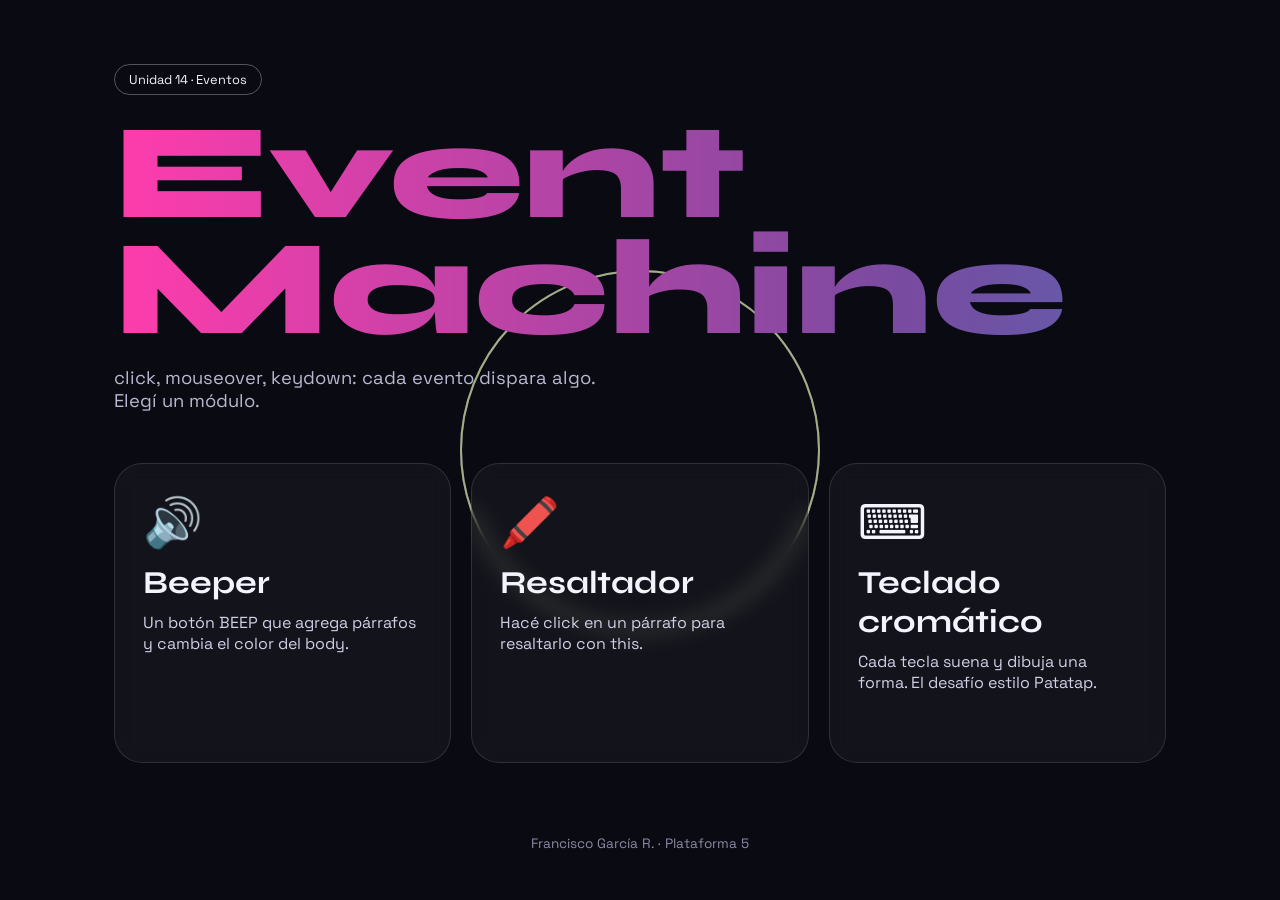
<file: index.html>
<!DOCTYPE html>
<html lang="es">
<head>
  <meta charset="UTF-8">
  <meta name="viewport" content="width=device-width, initial-scale=1.0">
  <title>Event Machine · Unidad 14</title>
  <link rel="preconnect" href="https://fonts.googleapis.com">
  <link rel="preconnect" href="https://fonts.gstatic.com" crossorigin>
  <link href="https://fonts.googleapis.com/css2?family=Syne:wght@600;800&family=Space+Grotesk:wght@400;500;700&display=swap" rel="stylesheet">
  <link rel="stylesheet" href="hub.css">
</head>
<body>
  <div class="ondas" aria-hidden="true"><span></span><span></span><span></span></div>
  <header>
    <p class="chip">Unidad 14 · Eventos</p>
    <h1>Event<br>Machine</h1>
    <p>click, mouseover, keydown: cada evento dispara algo. Elegí un módulo.</p>
  </header>
  <main class="modulos">
    <a href="beeper.html" class="modulo" style="--c1:#ff3cac; --c2:#784ba0">
      <span class="modulo__icono">🔊</span>
      <h2>Beeper</h2>
      <p>Un botón BEEP que agrega párrafos y cambia el color del body.</p>
    </a>
    <a href="resaltador.html" class="modulo" style="--c1:#ffe259; --c2:#ffa751">
      <span class="modulo__icono">🖍️</span>
      <h2>Resaltador</h2>
      <p>Hacé click en un párrafo para resaltarlo con this.</p>
    </a>
    <a href="teclado.html" class="modulo" style="--c1:#00f5a0; --c2:#00d9f5">
      <span class="modulo__icono">⌨️</span>
      <h2>Teclado cromático</h2>
      <p>Cada tecla suena y dibuja una forma. El desafío estilo Patatap.</p>
    </a>
  </main>
  <footer>Francisco García R. · Plataforma 5</footer>
</body>
</html>
</file>
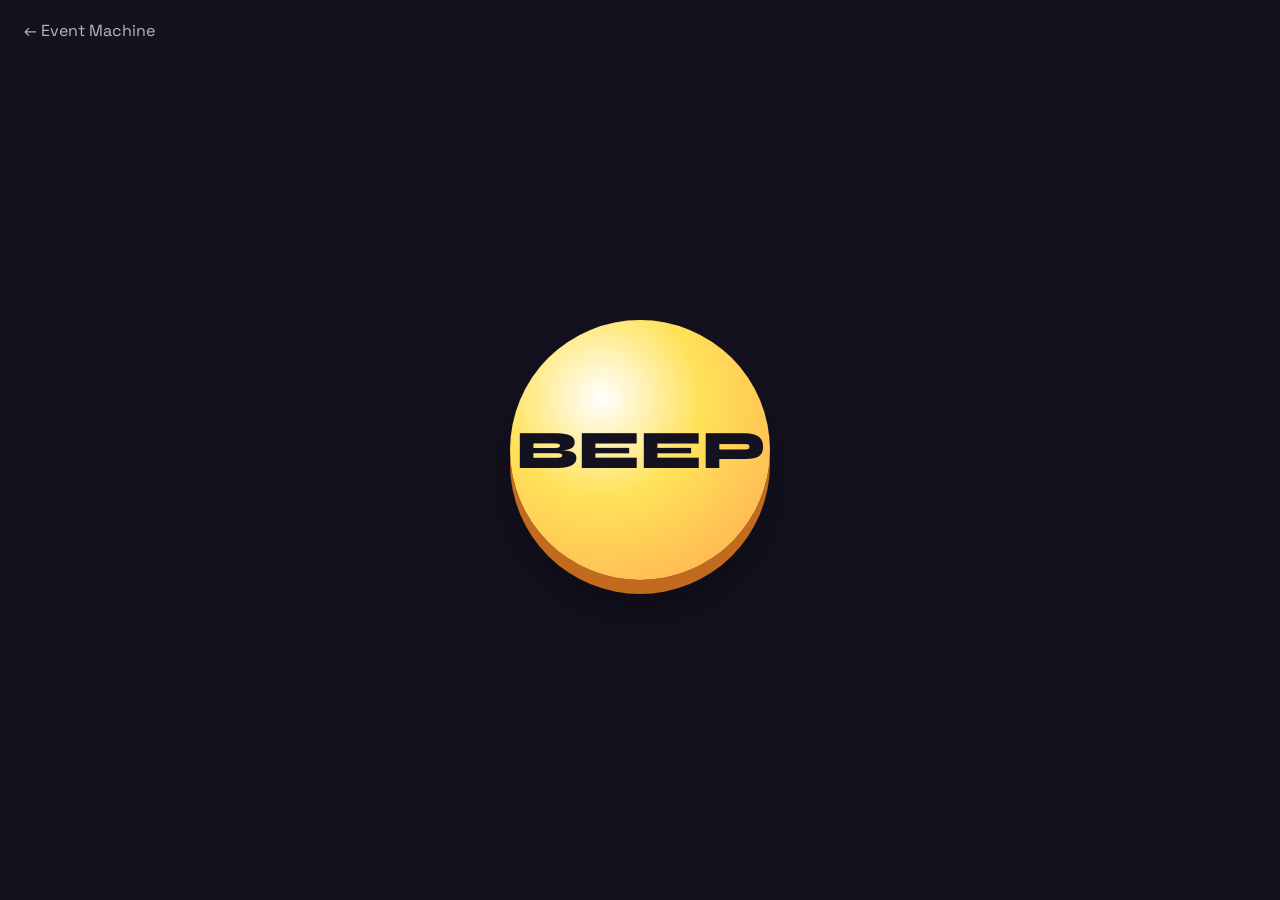
<file: beeper.html>
<!DOCTYPE html>
<html lang="es">
<head>
  <meta charset="UTF-8">
  <meta name="viewport" content="width=device-width, initial-scale=1.0">
  <title>Beeper</title>
  <link href="https://fonts.googleapis.com/css2?family=Syne:wght@600;800&family=Space+Grotesk:wght@400;500;700&display=swap" rel="stylesheet">
  <link rel="stylesheet" href="beeper.css">
</head>
<body>
  <a class="volver" href="index.html">← Event Machine</a>
  <button id="beep" type="button">BEEP</button>
  <script src="beeper.js"></script>
</body>
</html>
</file>
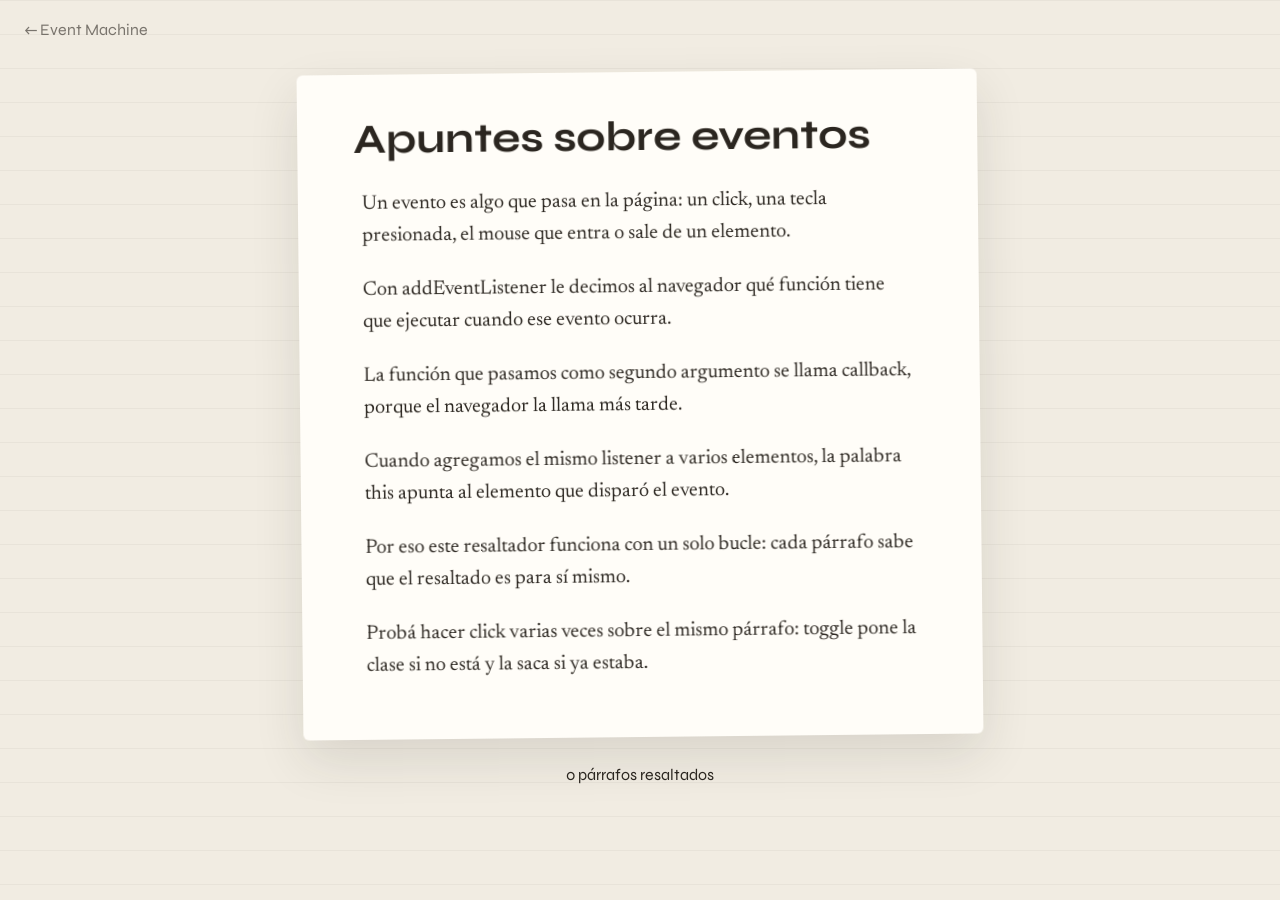
<file: resaltador.html>
<!DOCTYPE html>
<html lang="es">
<head>
  <meta charset="UTF-8">
  <meta name="viewport" content="width=device-width, initial-scale=1.0">
  <title>Resaltador</title>
  <link href="https://fonts.googleapis.com/css2?family=Syne:wght@600;800&family=Newsreader:ital,wght@0,400;1,400&display=swap" rel="stylesheet">
  <link rel="stylesheet" href="resaltador.css">
</head>
<body>
  <a class="volver" href="index.html">← Event Machine</a>
  <article class="hoja">
    <h1>Apuntes sobre eventos</h1>
    <p>Un evento es algo que pasa en la página: un click, una tecla presionada, el mouse que entra o sale de un elemento.</p>
    <p>Con addEventListener le decimos al navegador qué función tiene que ejecutar cuando ese evento ocurra.</p>
    <p>La función que pasamos como segundo argumento se llama callback, porque el navegador la llama más tarde.</p>
    <p>Cuando agregamos el mismo listener a varios elementos, la palabra this apunta al elemento que disparó el evento.</p>
    <p>Por eso este resaltador funciona con un solo bucle: cada párrafo sabe que el resaltado es para sí mismo.</p>
    <p>Probá hacer click varias veces sobre el mismo párrafo: toggle pone la clase si no está y la saca si ya estaba.</p>
  </article>
  <p class="contador" id="contador">0 párrafos resaltados</p>
  <script src="resaltador.js"></script>
</body>
</html>
</file>
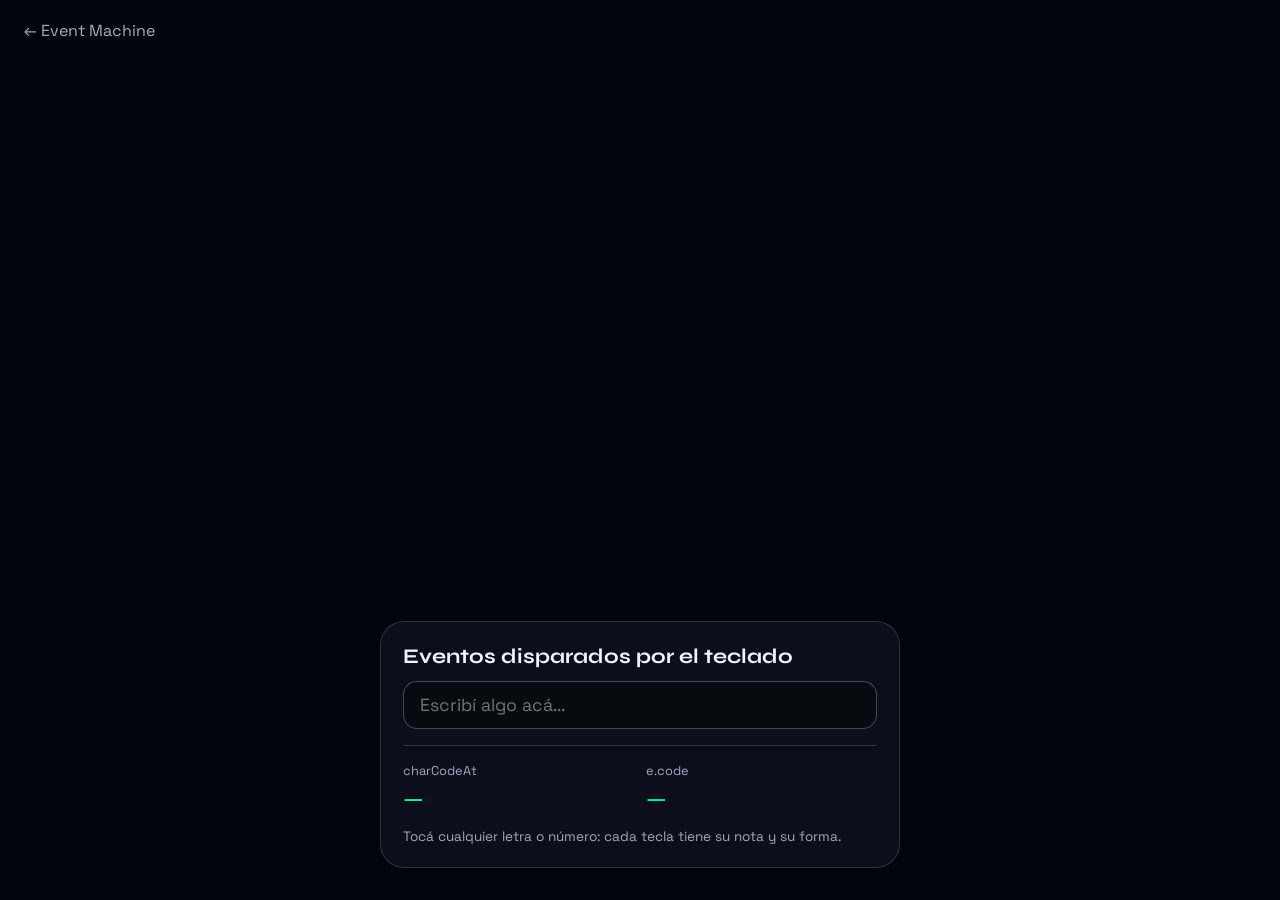
<file: teclado.html>
<!DOCTYPE html>
<html lang="es">
<head>
  <meta charset="UTF-8">
  <meta name="viewport" content="width=device-width, initial-scale=1.0">
  <title>Teclado cromático</title>
  <link href="https://fonts.googleapis.com/css2?family=Syne:wght@600;800&family=Space+Grotesk:wght@400;500;700&display=swap" rel="stylesheet">
  <link rel="stylesheet" href="teclado.css">
</head>
<body>
  <a class="volver" href="index.html">← Event Machine</a>
  <canvas id="lienzo"></canvas>
  <section class="info">
    <h1>Eventos disparados por el teclado</h1>
    <input type="text" id="input" placeholder="Escribí algo acá..." autocomplete="off">
    <hr>
    <div class="datos">
      <p>charCodeAt <label id="code">—</label></p>
      <p>e.code <label id="string">—</label></p>
    </div>
    <p class="ayuda">Tocá cualquier letra o número: cada tecla tiene su nota y su forma.</p>
  </section>
  <script src="teclado.js"></script>
</body>
</html>
</file>
<file: hub.css>
* {
  box-sizing: border-box;
}

body {
  margin: 0;
  min-height: 100vh;
  background: #0a0a12;
  color: #f4f4ff;
  font-family: "Space Grotesk", system-ui, sans-serif;
  overflow-x: hidden;
}

.ondas {
  position: fixed;
  inset: 0;
  display: grid;
  place-items: center;
  pointer-events: none;
}

.ondas span {
  position: absolute;
  width: 40vmin;
  height: 40vmin;
  border-radius: 50%;
  border: 2px solid rgba(255, 60, 172, 0.5);
  animation: onda 6s linear infinite;
}

.ondas span:nth-child(2) {
  animation-delay: -2s;
  border-color: rgba(0, 217, 245, 0.5);
}

.ondas span:nth-child(3) {
  animation-delay: -4s;
  border-color: rgba(255, 226, 89, 0.5);
}

@keyframes onda {
  from {
    transform: scale(0.2);
    opacity: 1;
  }
  to {
    transform: scale(4);
    opacity: 0;
  }
}

header,
main,
footer {
  position: relative;
}

header {
  max-width: 1100px;
  margin: 0 auto;
  padding: 64px 24px 32px;
}

.chip {
  display: inline-block;
  margin: 0;
  padding: 6px 14px;
  border: 1px solid rgba(255, 255, 255, 0.3);
  border-radius: 999px;
  font-size: 0.8rem;
}

h1 {
  font-family: "Syne", sans-serif;
  font-weight: 800;
  font-size: clamp(3.5rem, 13vw, 8.5rem);
  line-height: 0.85;
  margin: 20px 0;
  background: linear-gradient(90deg, #ff3cac, #784ba0, #2b86c5, #00f5a0, #ff3cac);
  background-size: 300% 100%;
  -webkit-background-clip: text;
  background-clip: text;
  color: transparent;
  animation: degradar 8s linear infinite;
}

@keyframes degradar {
  to {
    background-position: 300% 0;
  }
}

header p:last-child {
  max-width: 520px;
  font-size: 1.15rem;
  color: #b8b8d0;
}

.modulos {
  max-width: 1100px;
  margin: 0 auto;
  padding: 0 24px 48px;
  display: grid;
  grid-template-columns: repeat(auto-fit, minmax(280px, 1fr));
  gap: 20px;
}

.modulo {
  position: relative;
  display: flex;
  flex-direction: column;
  gap: 10px;
  padding: 28px;
  min-height: 300px;
  border-radius: 28px;
  color: inherit;
  text-decoration: none;
  background: rgba(255, 255, 255, 0.04);
  border: 1px solid rgba(255, 255, 255, 0.12);
  backdrop-filter: blur(10px);
  overflow: hidden;
  transition: transform 0.35s cubic-bezier(0.22, 1, 0.36, 1), border-color 0.35s ease;
  animation: subir 0.7s ease-out both;
}

.modulo:nth-child(2) {
  animation-delay: 0.1s;
}

.modulo:nth-child(3) {
  animation-delay: 0.2s;
}

@keyframes subir {
  from {
    opacity: 0;
    transform: translateY(40px);
  }
}

.modulo::before {
  content: "";
  position: absolute;
  inset: 0;
  background: linear-gradient(135deg, var(--c1), var(--c2));
  opacity: 0;
  transition: opacity 0.35s ease;
  z-index: -1;
}

.modulo:hover {
  transform: translateY(-8px) scale(1.02);
  border-color: transparent;
}

.modulo:hover::before {
  opacity: 0.9;
}

.modulo__icono {
  font-size: 3rem;
  transition: transform 0.35s ease;
}

.modulo:hover .modulo__icono {
  transform: rotate(-12deg) scale(1.2);
}

.modulo h2 {
  font-family: "Syne", sans-serif;
  font-size: 2rem;
  margin: 0;
}

.modulo p {
  margin: 0;
  color: #cfcfe6;
}

footer {
  text-align: center;
  color: #8a8aa5;
  font-size: 0.85rem;
  padding: 24px;
}

@media (prefers-reduced-motion: reduce) {
  *,
  *::before,
  *::after {
    animation: none !important;
    transition: none !important;
  }
}
</file>
<file: beeper.css>
* {
  box-sizing: border-box;
}

body {
  margin: 0;
  min-height: 100vh;
  background: #14121f;
  color: #fff;
  font-family: "Space Grotesk", sans-serif;
  display: flex;
  flex-wrap: wrap;
  align-content: flex-start;
  gap: 8px;
  padding: 140px 24px 24px;
  transition: background-color 0.25s ease;
}

.color {
  background-color: #ff3cac;
}

.volver {
  position: fixed;
  top: 20px;
  left: 24px;
  color: inherit;
  opacity: 0.7;
  text-decoration: none;
  z-index: 2;
}

#beep {
  position: fixed;
  top: 50%;
  left: 50%;
  translate: -50% -50%;
  width: min(48vw, 260px);
  aspect-ratio: 1;
  border-radius: 50%;
  border: none;
  font-family: "Syne", sans-serif;
  font-weight: 800;
  font-size: clamp(2rem, 7vw, 3.4rem);
  color: #14121f;
  background: radial-gradient(circle at 35% 30%, #fff, #ffe259 40%, #ffa751);
  box-shadow: 0 14px 0 #c26a1e, 0 30px 60px rgba(0, 0, 0, 0.4);
  cursor: pointer;
  z-index: 2;
  transition: transform 0.08s ease, box-shadow 0.08s ease;
  animation: respirar 2.4s ease-in-out infinite;
}

#beep:active {
  transform: translateY(12px);
  box-shadow: 0 2px 0 #c26a1e, 0 10px 30px rgba(0, 0, 0, 0.4);
  animation: none;
}

@keyframes respirar {
  50% {
    scale: 1.05;
  }
}

p {
  margin: 0;
  padding: 6px 14px;
  border-radius: 999px;
  font-family: "Syne", sans-serif;
  font-weight: 800;
  background: rgba(255, 255, 255, 0.12);
  border: 1px solid rgba(255, 255, 255, 0.3);
  rotate: var(--giro);
  animation: caer 0.5s cubic-bezier(0.34, 1.56, 0.64, 1);
}

@keyframes caer {
  from {
    transform: translateY(-80px) scale(0.3);
    opacity: 0;
  }
}

@media (prefers-reduced-motion: reduce) {
  *,
  *::before,
  *::after {
    animation: none !important;
    transition: none !important;
  }
}
</file>
<file: resaltador.css>
* {
  box-sizing: border-box;
}

body {
  margin: 0;
  min-height: 100vh;
  background: #f1ece2;
  background-image: linear-gradient(rgba(0, 0, 0, 0.04) 1px, transparent 1px);
  background-size: 100% 34px;
  font-family: "Newsreader", Georgia, serif;
  color: #2b2620;
  padding: 72px 16px 48px;
}

.volver {
  position: fixed;
  top: 20px;
  left: 24px;
  color: inherit;
  font-family: "Syne", sans-serif;
  text-decoration: none;
  opacity: 0.6;
}

.hoja {
  max-width: 680px;
  margin: 0 auto;
  background: #fffdf8;
  padding: 40px clamp(20px, 5vw, 56px);
  border-radius: 6px;
  box-shadow: 0 20px 50px rgba(43, 38, 32, 0.12);
  transform: rotate(-0.6deg);
  animation: entrar 0.7s ease-out both;
}

@keyframes entrar {
  from {
    opacity: 0;
    transform: translateY(30px) rotate(-2deg);
  }
}

h1 {
  font-family: "Syne", sans-serif;
  font-size: clamp(1.8rem, 5vw, 2.6rem);
  margin: 0 0 20px;
}

.hoja p {
  font-size: 1.25rem;
  line-height: 1.6;
  margin: 0 0 14px;
  padding: 4px 8px;
  cursor: pointer;
  border-radius: 4px;
  background-image: linear-gradient(90deg, yellow, yellow);
  background-repeat: no-repeat;
  background-size: 0% 100%;
  transition: background-size 0.45s cubic-bezier(0.22, 1, 0.36, 1), color 0.3s ease;
}

.hoja p:hover {
  background-color: rgba(255, 255, 0, 0.12);
}

.resaltado {
  background-color: yellow;
  color: red;
}

.hoja p.resaltado {
  background-size: 100% 100%;
}

.contador {
  text-align: center;
  font-family: "Syne", sans-serif;
  margin-top: 28px;
}

@media (prefers-reduced-motion: reduce) {
  *,
  *::before,
  *::after {
    animation: none !important;
    transition: none !important;
  }
}
</file>
<file: teclado.css>
* {
  box-sizing: border-box;
}

body {
  margin: 0;
  min-height: 100vh;
  background: #0a0a12;
  color: #f4f4ff;
  font-family: "Space Grotesk", sans-serif;
  overflow: hidden;
}

body.flash::after {
  content: "";
  position: fixed;
  inset: 0;
  pointer-events: none;
  box-shadow: inset 0 0 120px var(--flash);
  animation: flash 0.5s ease-out forwards;
}

@keyframes flash {
  to {
    opacity: 0;
  }
}

#lienzo {
  position: fixed;
  inset: 0;
  width: 100%;
  height: 100%;
}

.volver {
  position: fixed;
  top: 20px;
  left: 24px;
  color: inherit;
  opacity: 0.7;
  text-decoration: none;
  z-index: 2;
}

.info {
  position: fixed;
  left: 50%;
  bottom: 32px;
  translate: -50% 0;
  width: min(520px, calc(100vw - 32px));
  padding: 22px;
  border-radius: 24px;
  background: rgba(20, 20, 34, 0.7);
  border: 1px solid rgba(255, 255, 255, 0.15);
  backdrop-filter: blur(14px);
  z-index: 2;
  animation: subir 0.6s ease-out both;
}

@keyframes subir {
  from {
    opacity: 0;
    translate: -50% 40px;
  }
}

h1 {
  font-family: "Syne", sans-serif;
  font-size: 1.3rem;
  margin: 0 0 12px;
}

input {
  width: 100%;
  font: inherit;
  font-size: 1.1rem;
  padding: 12px 16px;
  border-radius: 14px;
  border: 1px solid rgba(255, 255, 255, 0.25);
  background: rgba(0, 0, 0, 0.35);
  color: #fff;
}

input:focus {
  outline: none;
  border-color: #00f5a0;
  box-shadow: 0 0 0 4px rgba(0, 245, 160, 0.2);
}

hr {
  border: none;
  border-top: 1px solid rgba(255, 255, 255, 0.15);
  margin: 16px 0;
}

.datos {
  display: grid;
  grid-template-columns: 1fr 1fr;
  gap: 12px;
}

.datos p {
  margin: 0;
  font-size: 0.8rem;
  color: #a5a5c4;
  display: flex;
  flex-direction: column;
  gap: 4px;
}

.datos label {
  font-family: "Syne", sans-serif;
  font-size: 1.6rem;
  color: #00f5a0;
}

.ayuda {
  margin: 14px 0 0;
  font-size: 0.85rem;
  color: #a5a5c4;
}

@media (prefers-reduced-motion: reduce) {
  *,
  *::before,
  *::after {
    animation: none !important;
    transition: none !important;
  }
}
</file>
